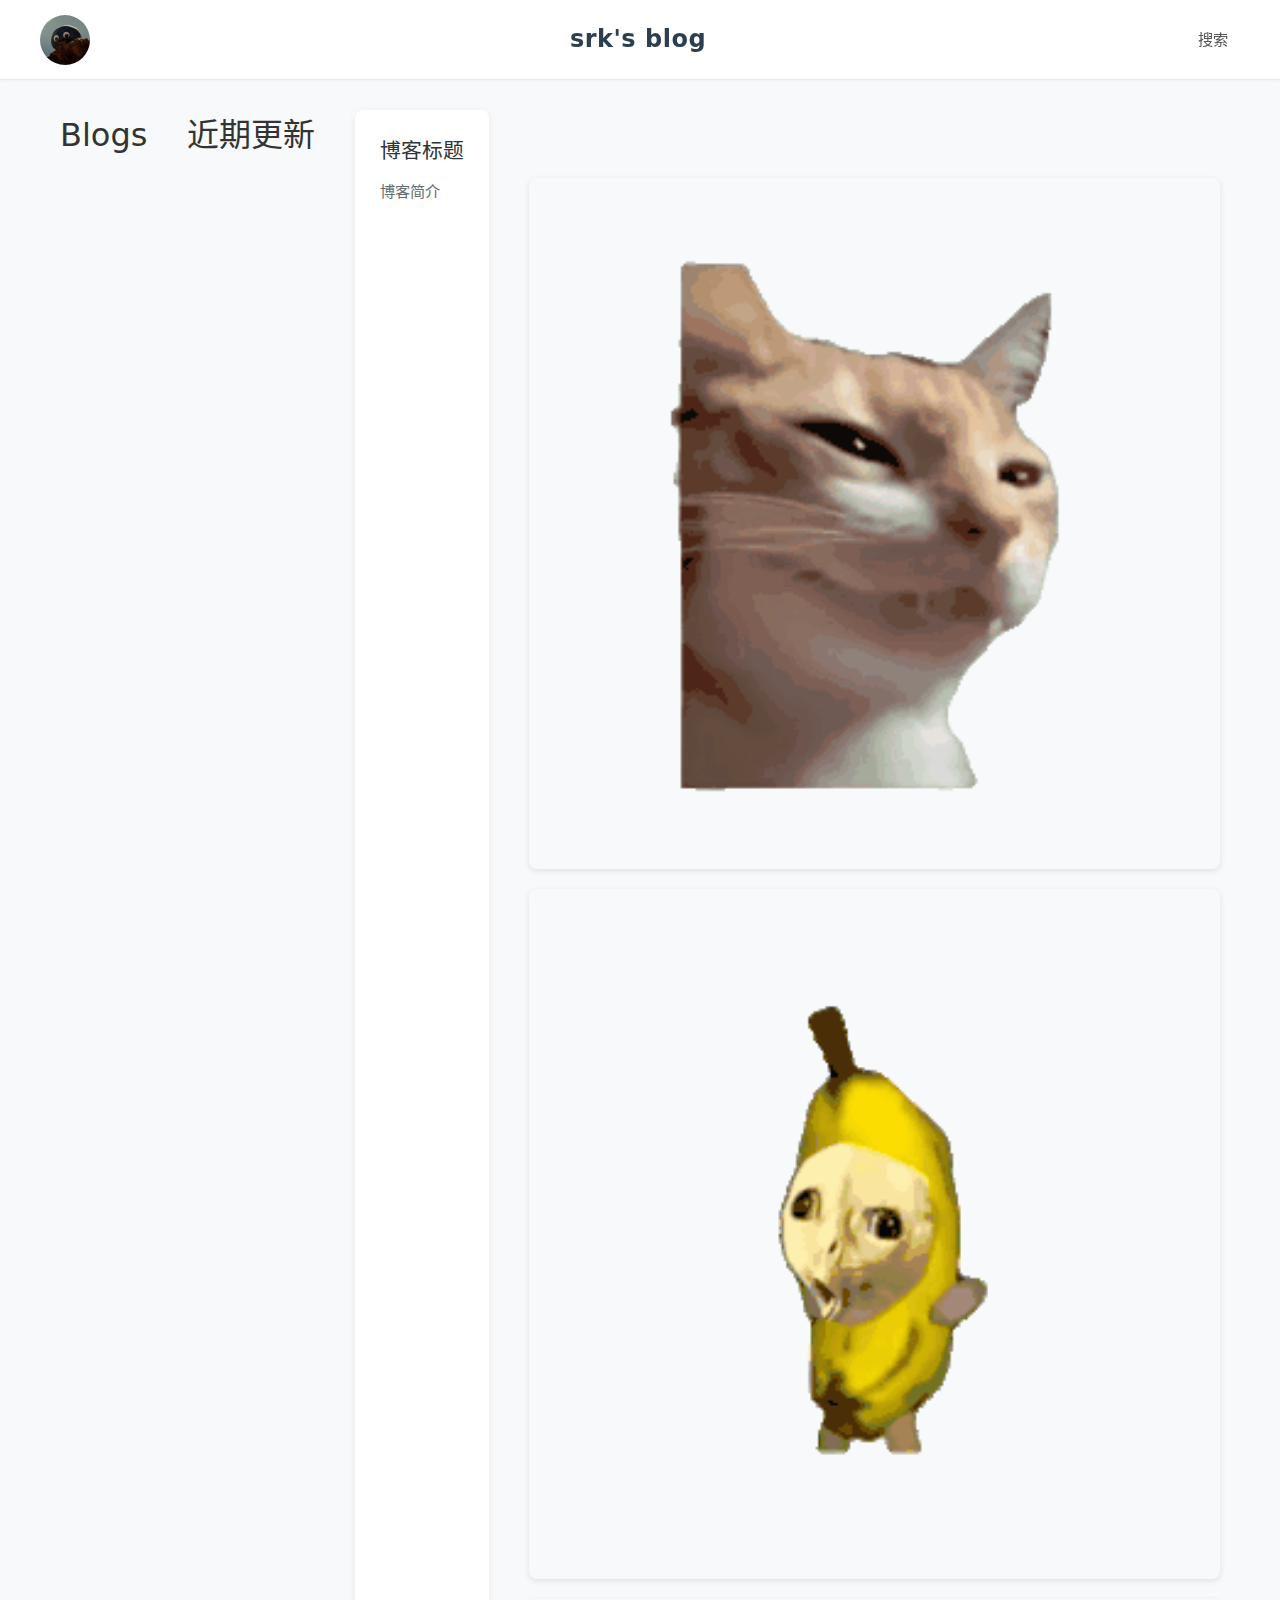
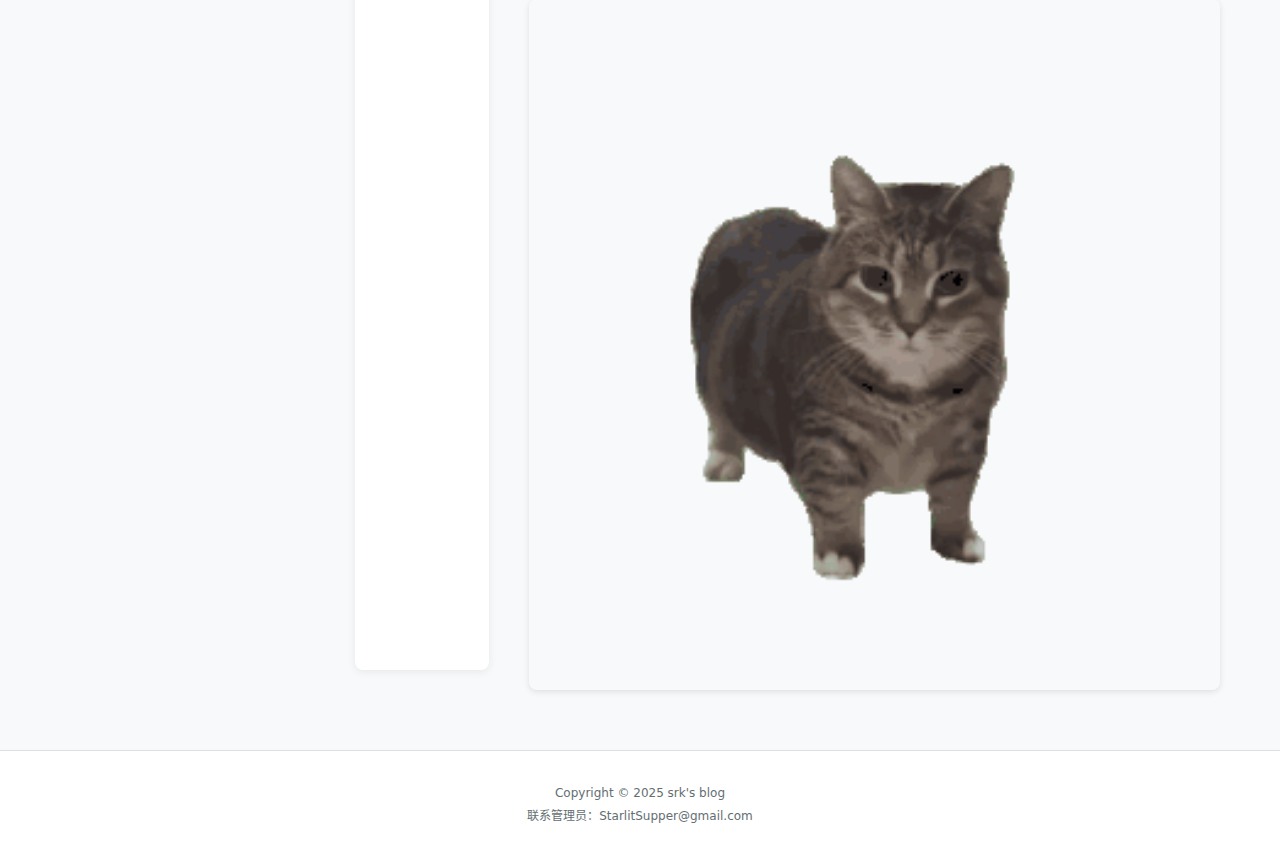
<file: blog/index.html>
<!DOCTYPE html>
<html lang="zh-CN">
<head>
    <meta charset="UTF-8">
    <meta name="viewport" content="width=device-width, initial-scale=1.0">
    <title>不知名博客</title>
    <link rel="icon" href="img/favicon.ico" type="image/x-icon">
    <link rel="stylesheet" href="css/reset.css">
    <link rel="stylesheet" href="css/styles.css">
</head>
<body>
    <header>
        <img src="img/stone.png" alt="srk" width="50">
        <span>srk's blog</span>
        <nav>
            <ul>
                <li><a href="">搜索</a></li>
            </ul>
        </nav>
    </header>
    <main>
        <h1>Blogs</h1>
        <h1>近期更新</h1>
        <article>
            <h2>博客标题</h2>
            <p>博客简介</p>
        </article>
        <aside>
            <img src="img/smile.gif" alt="笑">
            <img src="img/scream.gif" alt="尖叫">
            <img src="img/turning.gif" alt="旋转">
        </aside>
    </main>
    <footer>
        <small>Copyright © 2025 srk's blog</small><br>
        <small>联系管理员：StarlitSupper@gmail.com</small>
    </footer>    
</body>
</html>
</file>
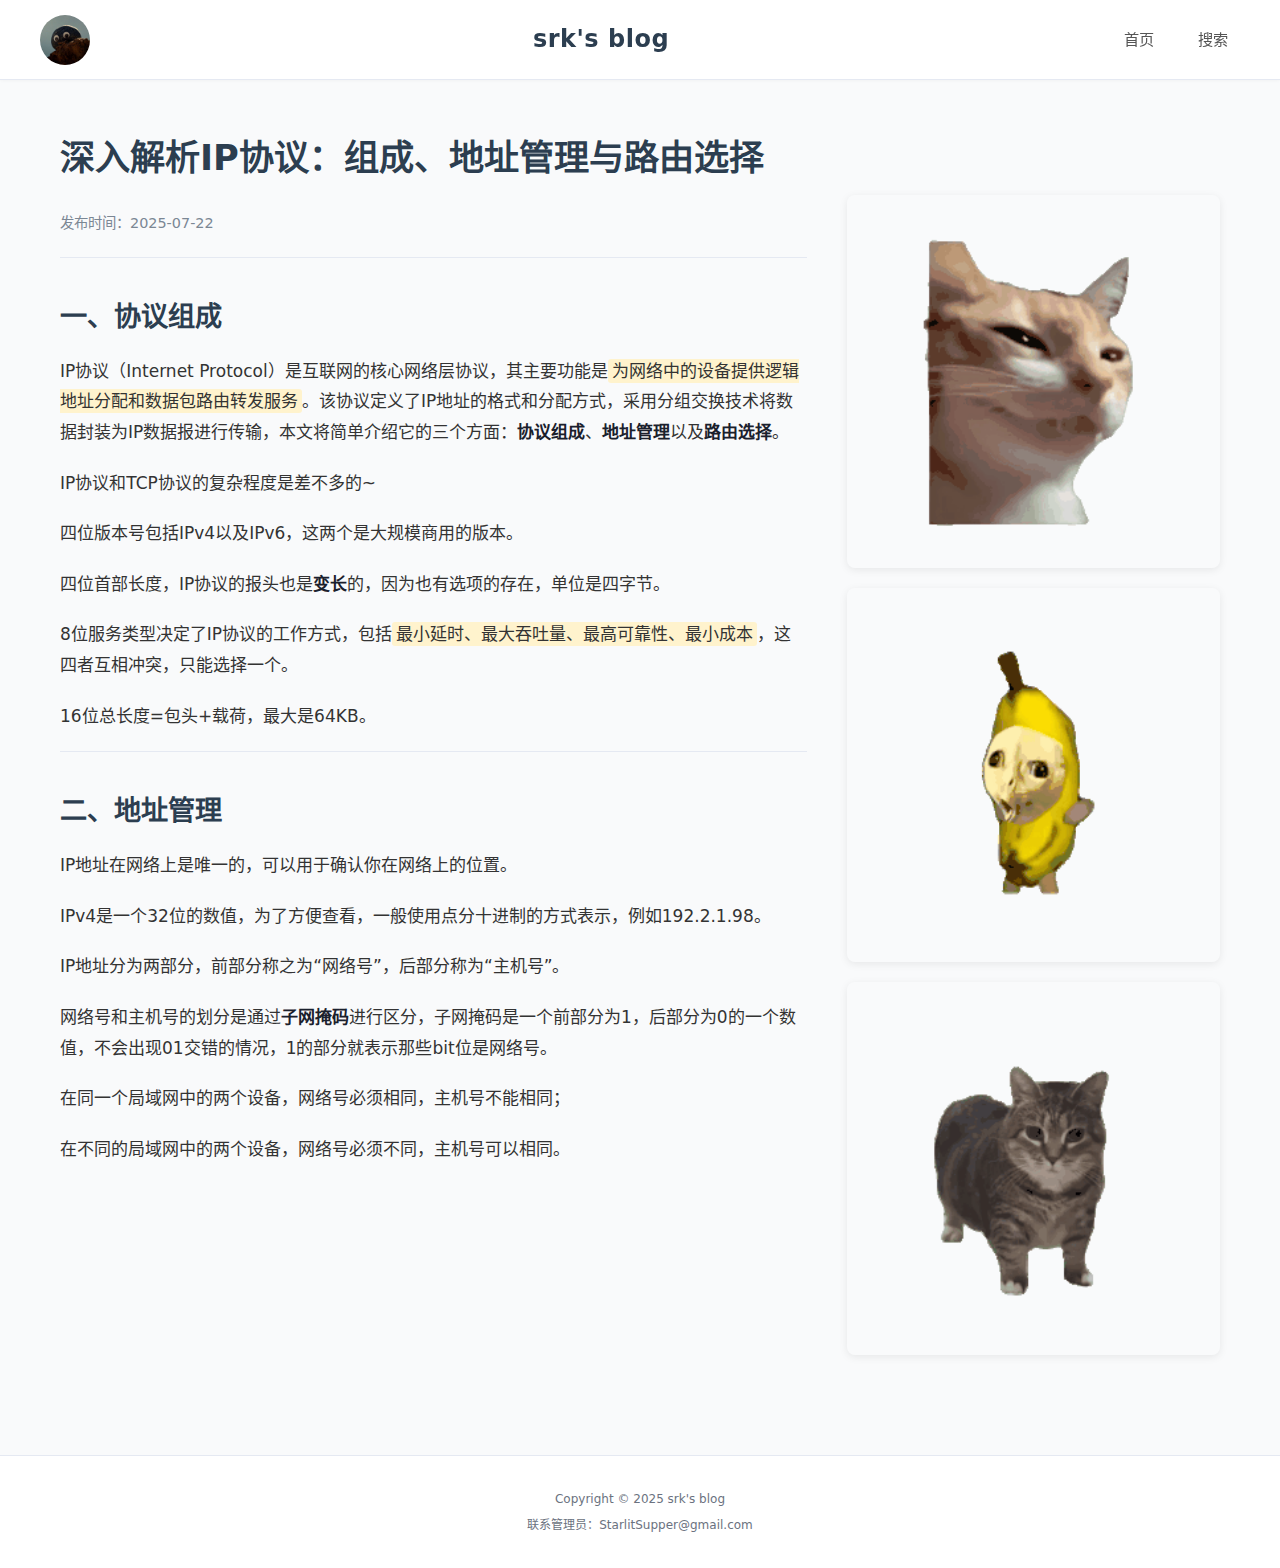
<file: blog/pages/blog1.html>
<!DOCTYPE html>
<html lang="zh-CN">
<head>
    <meta charset="UTF-8">
    <meta name="viewport" content="width=device-width, initial-scale=1.0">
    <title>深入解析IP协议：组成、地址管理与路由选择</title>
    <link rel="icon" href="../img/favicon.ico" type="image/x-icon">
    <link rel="stylesheet" href="../css/reset.css">
    <link rel="stylesheet" href="../css/blog.css">
</head>
<body>
    <header>
        <img src="../img/stone.png" alt="srk" width="50">
        <span>srk's blog</span>
        <nav>
            <ul>
                <li><a href="../index.html">首页</a></li>
                <li><a href="pages/search.html">搜索</a></li>
            </ul>
        </nav>
    </header>

    <main>
        <div class="article-container">
            <h1>深入解析IP协议：组成、地址管理与路由选择</h1>
            <p class="time">发布时间：2025-07-22</p>
            <hr>
            <h2>一、协议组成</h2>
            <p>IP协议（Internet Protocol）是互联网的核心网络层协议，其主要功能是<mark>为网络中的设备提供逻辑地址分配和数据包路由转发服务</mark>。该协议定义了IP地址的格式和分配方式，采用分组交换技术将数据封装为IP数据报进行传输，本文将简单介绍它的三个方面：<strong>协议组成</strong>、<strong>地址管理</strong>以及<strong>路由选择</strong>。</p>
            <p>IP协议和TCP协议的复杂程度是差不多的~</p>
            <p>四位版本号包括IPv4以及IPv6，这两个是大规模商用的版本。</p>
            <p>四位首部长度，IP协议的报头也是<strong>变长</strong>的，因为也有选项的存在，单位是四字节。</p>
            <p>8位服务类型决定了IP协议的工作方式，包括<mark>最小延时、最大吞吐量、最高可靠性、最小成本</mark>，这四者互相冲突，只能选择一个。</p>
            <p>16位总长度=包头+载荷，最大是64KB。</p>
            <hr>
            <h2>二、地址管理</h2>
            <p>IP地址在网络上是唯一的，可以用于确认你在网络上的位置。</p>
            <p>IPv4是一个32位的数值，为了方便查看，一般使用点分十进制的方式表示，例如192.2.1.98。</p>
            <p>IP地址分为两部分，前部分称之为“网络号”，后部分称为“主机号”。</p>
            <p>网络号和主机号的划分是通过<strong>子网掩码</strong>进行区分，子网掩码是一个前部分为1，后部分为0的一个数值，不会出现01交错的情况，1的部分就表示那些bit位是网络号。</p>
            <p> 在同一个局域网中的两个设备，网络号必须相同，主机号不能相同；</p>
            <p>在不同的局域网中的两个设备，网络号必须不同，主机号可以相同。</p>
        </div>

        <aside>
            <img src="../img/smile.gif" alt="笑">
            <img src="../img/scream.gif" alt="尖叫">
            <img src="../img/turning.gif" alt="旋转">
        </aside>
    </main>

    <footer>
        <small>Copyright © 2025 srk's blog</small><br>
        <small>联系管理员：StarlitSupper@gmail.com</small>
    </footer>
</body>
</html>
</file>
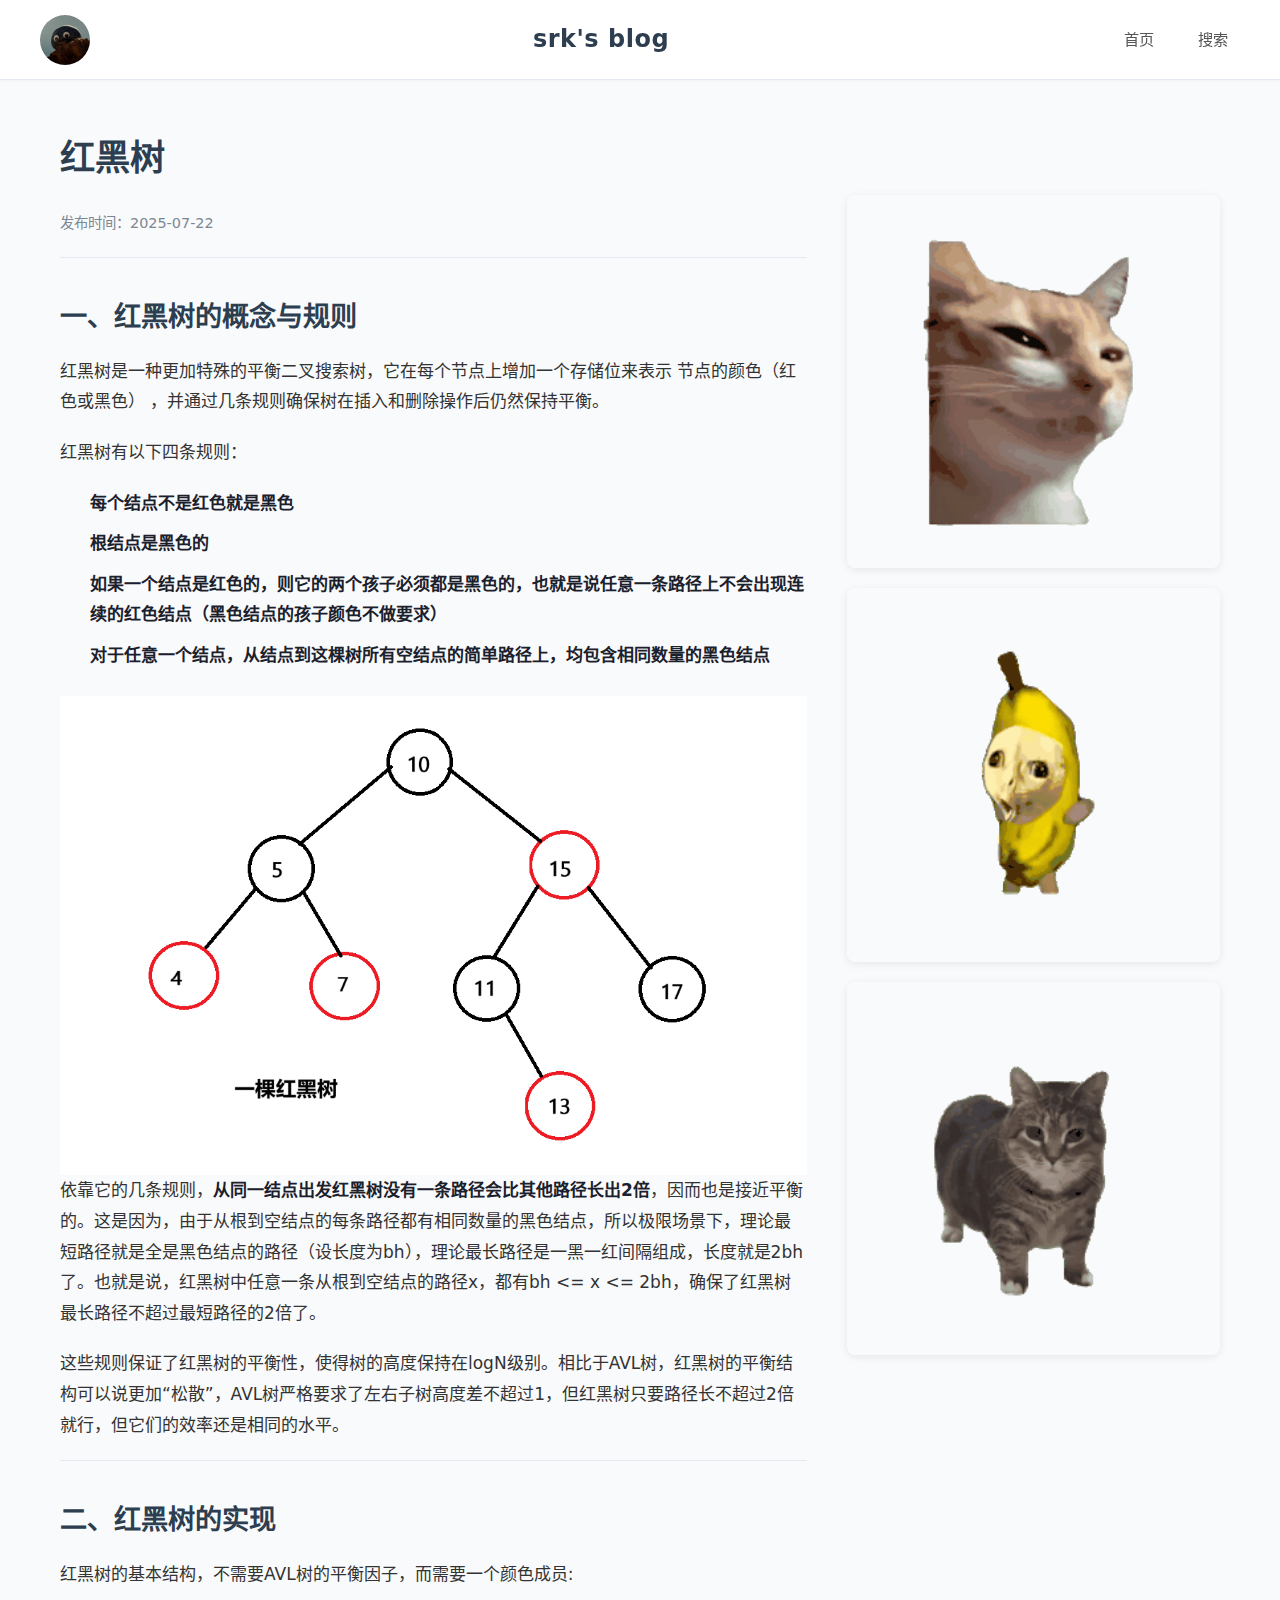
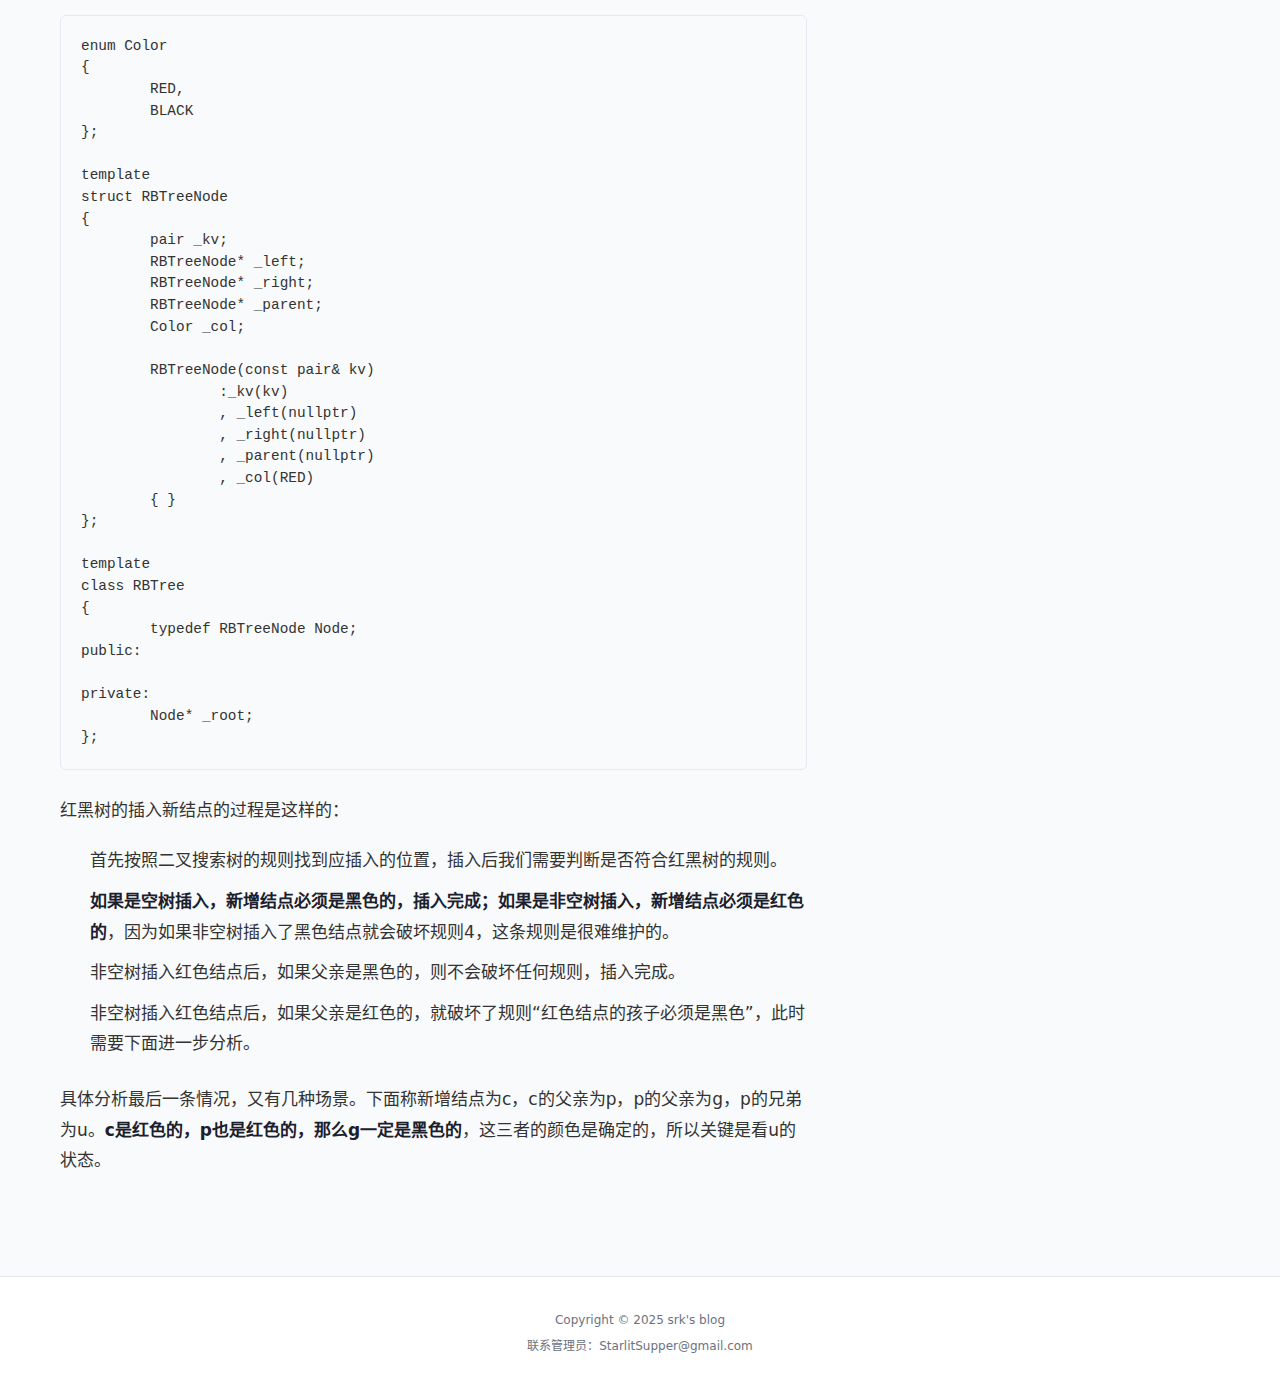
<file: blog/pages/blog2.html>
<!DOCTYPE html>
<html lang="zh-CN">
<head>
    <meta charset="UTF-8">
    <meta name="viewport" content="width=device-width, initial-scale=1.0">
    <title>红黑树</title>
    <link rel="icon" href="../img/favicon.ico" type="image/x-icon">
    <link rel="stylesheet" href="../css/reset.css">
    <link rel="stylesheet" href="../css/blog.css">
</head>
<body>
    <header>
        <img src="../img/stone.png" alt="srk" width="50">
        <span>srk's blog</span>
        <nav>
            <ul>
                <li><a href="../index.html">首页</a></li>
                <li><a href="pages/search.html">搜索</a></li>
            </ul>
        </nav>
    </header>

    <main>
        <div class="article-container">
            <h1>红黑树</h1>
            <p class="time">发布时间：2025-07-22</p>
            <hr>
            <h2>一、红黑树的概念与规则</h2>
            <p>红黑树是一种更加特殊的平衡二叉搜索树，它在每个节点上增加一个存储位来表示 节点的颜色（红色或黑色） ，并通过几条规则确保树在插入和删除操作后仍然保持平衡。</p>
            <p>红黑树有以下四条规则：</p>
            <ol>
            	<li><strong>每个结点不是红色就是黑色</strong></li>
            	<li><strong>根结点是黑色的</strong></li>
            	<li><strong>如果一个结点是红色的，则它的两个孩子必须都是黑色的，也就是说任意一条路径上不会出现连续的红色结点（黑色结点的孩子颜色不做要求）</strong></li>
            	<li><strong>对于任意一个结点，从结点到这棵树所有空结点的简单路径上，均包含相同数量的黑色结点</strong></li>
            </ol>
            <img src="../img/tree.jpeg" alt="一颗红黑树">
            <p>依靠它的几条规则，<strong>从同一结点出发红黑树没有一条路径会比其他路径长出2倍</strong>，因而也是接近平衡的。这是因为，由于从根到空结点的每条路径都有相同数量的黑色结点，所以极限场景下，理论最短路径就是全是黑色结点的路径（设长度为bh），理论最长路径是一黑一红间隔组成，长度就是2bh了。也就是说，红黑树中任意一条从根到空结点的路径x，都有bh <= x <= 2bh，确保了红黑树最长路径不超过最短路径的2倍了。</p>
            <p>这些规则保证了红黑树的平衡性，使得树的高度保持在logN级别。相比于AVL树，红黑树的平衡结构可以说更加“松散”，AVL树严格要求了左右子树高度差不超过1，但红黑树只要路径长不超过2倍就行，但它们的效率还是相同的水平。</p>
            <hr>
            <h2>二、红黑树的实现</h2>
            <p>红黑树的基本结构，不需要AVL树的平衡因子，而需要一个颜色成员:</p>
            <code>
            	<pre>enum Color
{
	RED,
	BLACK
};

template<class K, class V>
struct RBTreeNode
{
	pair<K, V> _kv;
	RBTreeNode<K, V>* _left;
	RBTreeNode<K, V>* _right;
	RBTreeNode<K, V>* _parent;
	Color _col;

	RBTreeNode(const pair<K,V>& kv)
		:_kv(kv)
		, _left(nullptr)
		, _right(nullptr)
		, _parent(nullptr)
		, _col(RED)
	{ }
};

template<class K,class V>
class RBTree
{
	typedef RBTreeNode<K, V> Node;
public:

private:
	Node* _root;
};
</pre>
            </code>
            <p>红黑树的插入新结点的过程是这样的：</p>
            <ol>
            	<li>首先按照二叉搜索树的规则找到应插入的位置，插入后我们需要判断是否符合红黑树的规则。</li>
            	<li><strong>如果是空树插入，新增结点必须是黑色的，插入完成；如果是非空树插入，新增结点必须是红色的</strong>，因为如果非空树插入了黑色结点就会破坏规则4，这条规则是很难维护的。</li>
            	<li>非空树插入红色结点后，如果父亲是黑色的，则不会破坏任何规则，插入完成。</li>
            	<li>非空树插入红色结点后，如果父亲是红色的，就破坏了规则“红色结点的孩子必须是黑色”，此时需要下面进一步分析。</li>
            </ol>
            <p>具体分析最后一条情况，又有几种场景。下面称新增结点为c，c的父亲为p，p的父亲为g，p的兄弟为u。<strong>c是红色的，p也是红色的，那么g一定是黑色的</strong>，这三者的颜色是确定的，所以关键是看u的状态。</p>
        </div>

        <aside>
            <img src="../img/smile.gif" alt="笑">
            <img src="../img/scream.gif" alt="尖叫">
            <img src="../img/turning.gif" alt="旋转">
        </aside>
    </main>

    <footer>
        <small>Copyright © 2025 srk's blog</small><br>
        <small>联系管理员：StarlitSupper@gmail.com</small>
    </footer>
</body>
</html>
</file>
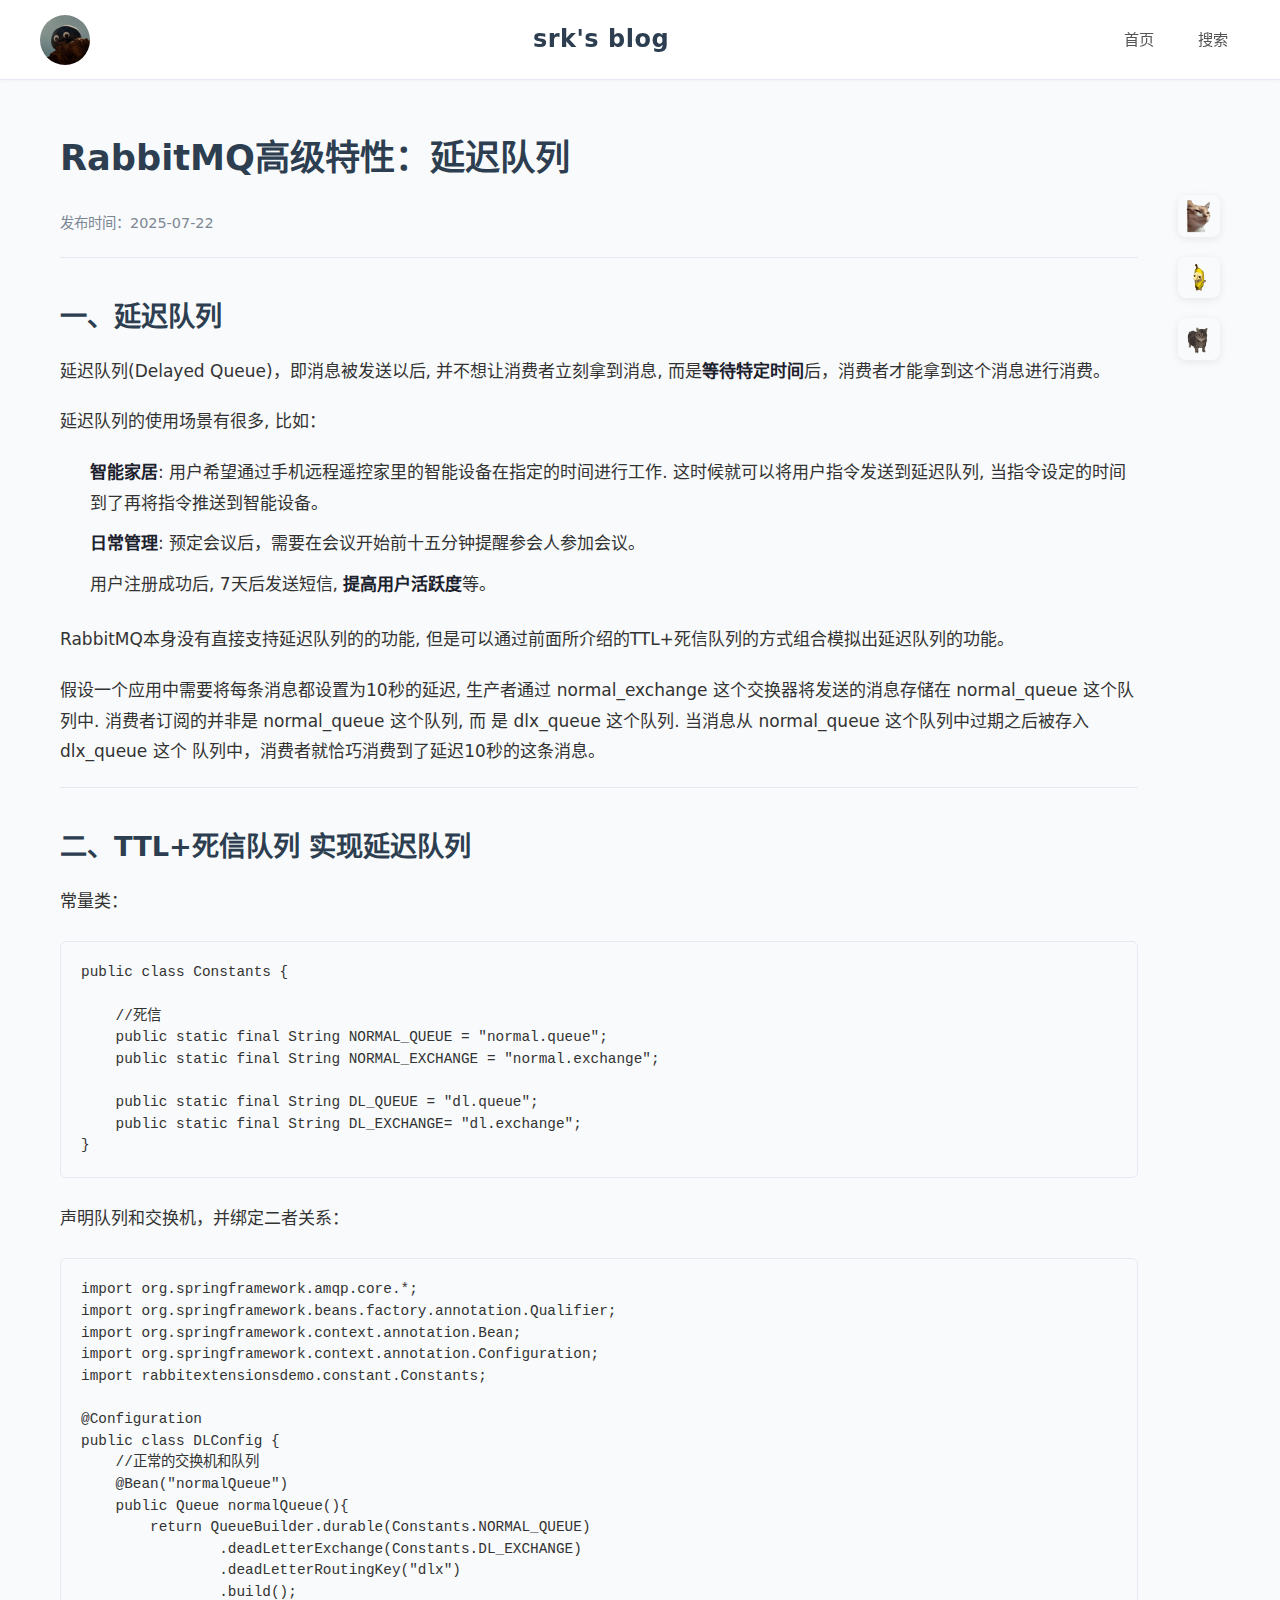
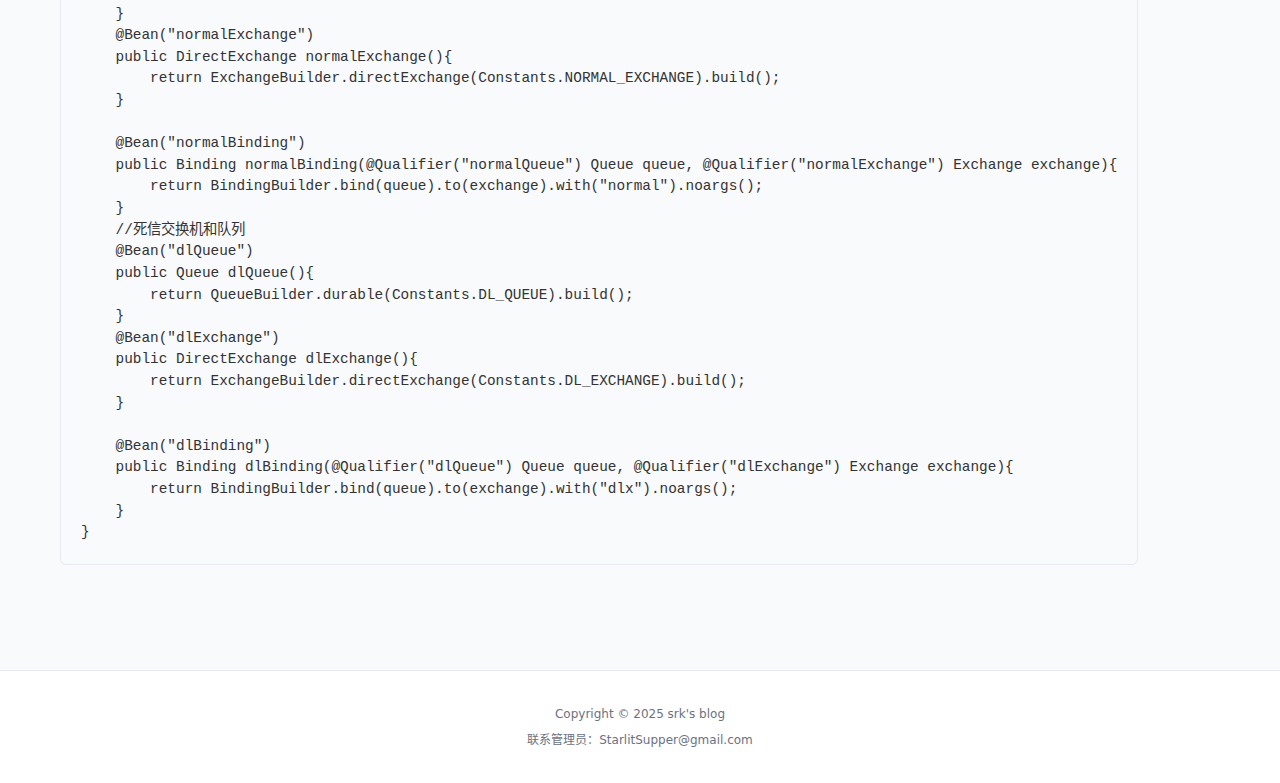
<file: blog/pages/blog3.html>
<!DOCTYPE html>
<html lang="zh-CN">
<head>
    <meta charset="UTF-8">
    <meta name="viewport" content="width=device-width, initial-scale=1.0">
    <title>RabbitMQ高级特性：延迟队列</title>
    <link rel="icon" href="../img/favicon.ico" type="image/x-icon">
    <link rel="stylesheet" href="../css/reset.css">
    <link rel="stylesheet" href="../css/blog.css">
</head>
<body>
    <header>
        <img src="../img/stone.png" alt="srk" width="50">
        <span>srk's blog</span>
        <nav>
            <ul>
                <li><a href="../index.html">首页</a></li>
                <li><a href="pages/search.html">搜索</a></li>
            </ul>
        </nav>
    </header>

    <main>
        <div class="article-container">
            <h1>RabbitMQ高级特性：延迟队列</h1>
            <p class="time">发布时间：2025-07-22</p>
            <hr>
            <h2>一、延迟队列</h2>
            <p>延迟队列(Delayed Queue)，即消息被发送以后, 并不想让消费者⽴刻拿到消息, ⽽是<strong>等待特定时间</strong>后，消费者才能拿到这个消息进⾏消费。</p>
            <p>延迟队列的使⽤场景有很多, ⽐如：</p>
            <ol>
            	<li><strong>智能家居</strong>: ⽤⼾希望通过⼿机远程遥控家⾥的智能设备在指定的时间进⾏⼯作. 这时候就可以将⽤⼾指令发送到延迟队列, 当指令设定的时间到了再将指令推送到智能设备。</li>
            	<li><strong>⽇常管理</strong>: 预定会议后，需要在会议开始前⼗五分钟提醒参会⼈参加会议。</li>
            	<li>⽤⼾注册成功后, 7天后发送短信, <strong>提⾼⽤⼾活跃度</strong>等。</li>
            </ol>
            <p>RabbitMQ本⾝没有直接⽀持延迟队列的的功能, 但是可以通过前⾯所介绍的TTL+死信队列的⽅式组合模拟出延迟队列的功能。</p>
            <p>假设⼀个应⽤中需要将每条消息都设置为10秒的延迟, ⽣产者通过 normal_exchange 这个交换器将发送的消息存储在 normal_queue 这个队列中. 消费者订阅的并⾮是 normal_queue 这个队列, ⽽
是 dlx_queue 这个队列. 当消息从 normal_queue 这个队列中过期之后被存⼊ dlx_queue 这个
队列中，消费者就恰巧消费到了延迟10秒的这条消息。</p>
            <hr>
            <h2>二、TTL+死信队列 实现延迟队列</h2>
            <p>常量类：</p>
            <code>
            <pre>public class Constants {
 
    //死信
    public static final String NORMAL_QUEUE = "normal.queue";
    public static final String NORMAL_EXCHANGE = "normal.exchange";
 
    public static final String DL_QUEUE = "dl.queue";
    public static final String DL_EXCHANGE= "dl.exchange";
}</pre>
            </code>
            <p>声明队列和交换机，并绑定二者关系：</p>
            <code>
            <pre>import org.springframework.amqp.core.*;
import org.springframework.beans.factory.annotation.Qualifier;
import org.springframework.context.annotation.Bean;
import org.springframework.context.annotation.Configuration;
import rabbitextensionsdemo.constant.Constants;
 
@Configuration
public class DLConfig {
    //正常的交换机和队列
    @Bean("normalQueue")
    public Queue normalQueue(){
        return QueueBuilder.durable(Constants.NORMAL_QUEUE)
                .deadLetterExchange(Constants.DL_EXCHANGE)
                .deadLetterRoutingKey("dlx")
                .build();
    }
    @Bean("normalExchange")
    public DirectExchange normalExchange(){
        return ExchangeBuilder.directExchange(Constants.NORMAL_EXCHANGE).build();
    }
 
    @Bean("normalBinding")
    public Binding normalBinding(@Qualifier("normalQueue") Queue queue, @Qualifier("normalExchange") Exchange exchange){
        return BindingBuilder.bind(queue).to(exchange).with("normal").noargs();
    }
    //死信交换机和队列
    @Bean("dlQueue")
    public Queue dlQueue(){
        return QueueBuilder.durable(Constants.DL_QUEUE).build();
    }
    @Bean("dlExchange")
    public DirectExchange dlExchange(){
        return ExchangeBuilder.directExchange(Constants.DL_EXCHANGE).build();
    }
 
    @Bean("dlBinding")
    public Binding dlBinding(@Qualifier("dlQueue") Queue queue, @Qualifier("dlExchange") Exchange exchange){
        return BindingBuilder.bind(queue).to(exchange).with("dlx").noargs();
    }
}</pre>
            </code>
        </div>

        <aside>
            <img src="../img/smile.gif" alt="笑">
            <img src="../img/scream.gif" alt="尖叫">
            <img src="../img/turning.gif" alt="旋转">
        </aside>
    </main>

    <footer>
        <small>Copyright © 2025 srk's blog</small><br>
        <small>联系管理员：StarlitSupper@gmail.com</small>
    </footer>
</body>
</html>
</file>
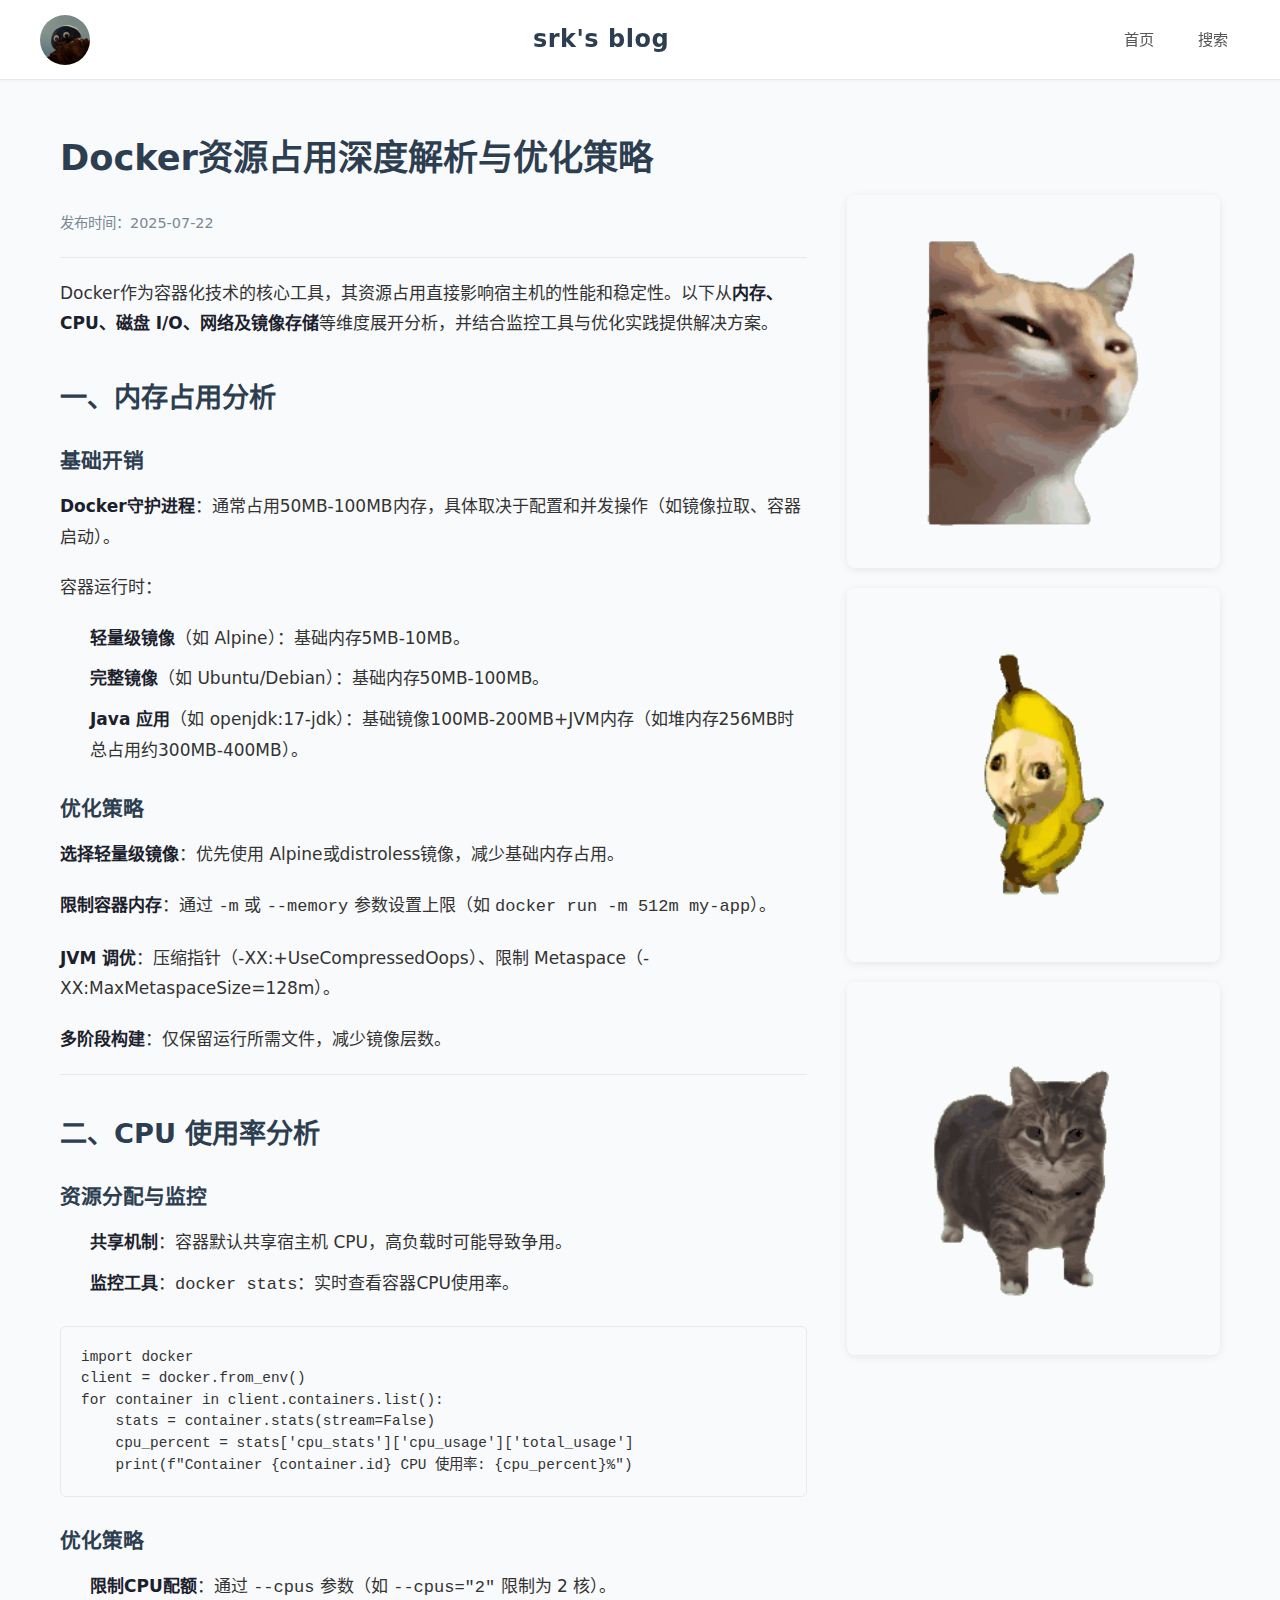
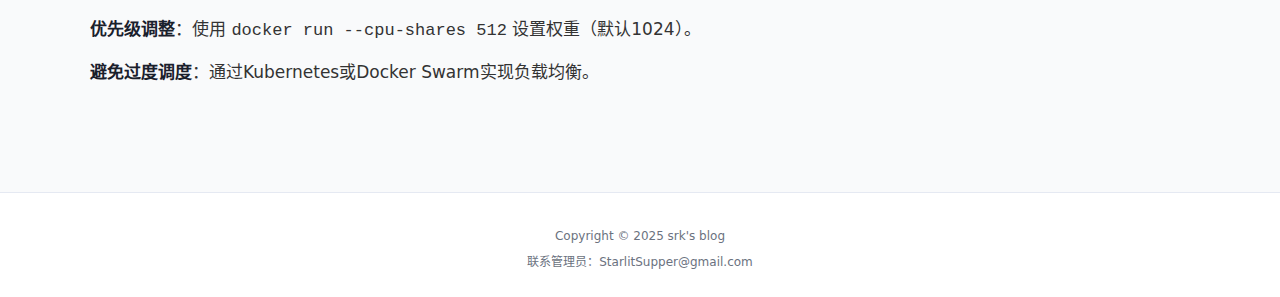
<file: blog/pages/blog4.html>
<!DOCTYPE html>
<html lang="zh-CN">
<head>
    <meta charset="UTF-8">
    <meta name="viewport" content="width=device-width, initial-scale=1.0">
    <title>Docker资源占用深度解析与优化策略</title>
    <link rel="icon" href="../img/favicon.ico" type="image/x-icon">
    <link rel="stylesheet" href="../css/reset.css">
    <link rel="stylesheet" href="../css/blog.css">
</head>
<body>
    <header>
        <img src="../img/stone.png" alt="srk" width="50">
        <span>srk's blog</span>
        <nav>
            <ul>
                <li><a href="../index.html">首页</a></li>
                <li><a href="pages/search.html">搜索</a></li>
            </ul>
        </nav>
    </header>

    <main>
        <div class="article-container">
            <h1>Docker资源占用深度解析与优化策略</h1>
            <p class="time">发布时间：2025-07-22</p>
            <hr>
            <p>Docker作为容器化技术的核心工具，其资源占用直接影响宿主机的性能和稳定性。以下从<strong>内存、CPU、磁盘 I/O、网络及镜像存储</strong>等维度展开分析，并结合监控工具与优化实践提供解决方案。</p>
            <h2>一、内存占用分析</h2>
            <h3>基础开销</h3>
            <p><strong>Docker守护进程</strong>：通常占用50MB-100MB内存，具体取决于配置和并发操作（如镜像拉取、容器启动）。</p>
            <p>容器运行时：</p>
            <ul>
            	<li><strong>轻量级镜像</strong>（如 Alpine）：基础内存5MB-10MB。</li>
            	<li><strong>完整镜像</strong>（如 Ubuntu/Debian）：基础内存50MB-100MB。</li>
            	<li><strong>Java 应用</strong>（如 openjdk:17-jdk）：基础镜像100MB-200MB+JVM内存（如堆内存256MB时总占用约300MB-400MB）。</li>
            </ul>
            <h3>优化策略</h3>
            <p><strong>选择轻量级镜像</strong>：优先使用 Alpine或distroless镜像，减少基础内存占用。</p>
            <p><strong>限制容器内存</strong>：通过 <code>-m</code> 或 <code>--memory</code> 参数设置上限（如 <code>docker run -m 512m my-app</code>）。</p>
            <p><strong>JVM 调优</strong>：压缩指针（-XX:+UseCompressedOops）、限制 Metaspace（-XX:MaxMetaspaceSize=128m）。</p>
            <p><strong>多阶段构建</strong>：仅保留运行所需文件，减少镜像层数。</p>
            <hr>
            <h2>二、CPU 使用率分析</h2>
            <h3>资源分配与监控</h3>
            <ul>
            	<li><strong>共享机制</strong>：容器默认共享宿主机 CPU，高负载时可能导致争用。</li>
            	<li><strong>监控工具</strong>：<code>docker stats</code>：实时查看容器CPU使用率。</li>
            </ul>
            <code>
            <pre>import docker
client = docker.from_env()
for container in client.containers.list():
    stats = container.stats(stream=False)
    cpu_percent = stats['cpu_stats']['cpu_usage']['total_usage']
    print(f"Container {container.id} CPU 使用率: {cpu_percent}%")
</pre>
            </code>
            <h3>优化策略</h3>
            <ul>
            	<li><strong>限制CPU配额</strong>：通过 <code>--cpus</code> 参数（如 <code>--cpus="2"</code> 限制为 2 核）。</li>
            	<li><strong>优先级调整</strong>：使用 <code>docker run --cpu-shares 512</code> 设置权重（默认1024）。</li>
            	<li><strong>避免过度调度</strong>：通过Kubernetes或Docker Swarm实现负载均衡。</li>
            </ul>
        </div>

        <aside>
            <img src="../img/smile.gif" alt="笑">
            <img src="../img/scream.gif" alt="尖叫">
            <img src="../img/turning.gif" alt="旋转">
        </aside>
    </main>

    <footer>
        <small>Copyright © 2025 srk's blog</small><br>
        <small>联系管理员：StarlitSupper@gmail.com</small>
    </footer>
</body>
</html>
</file>
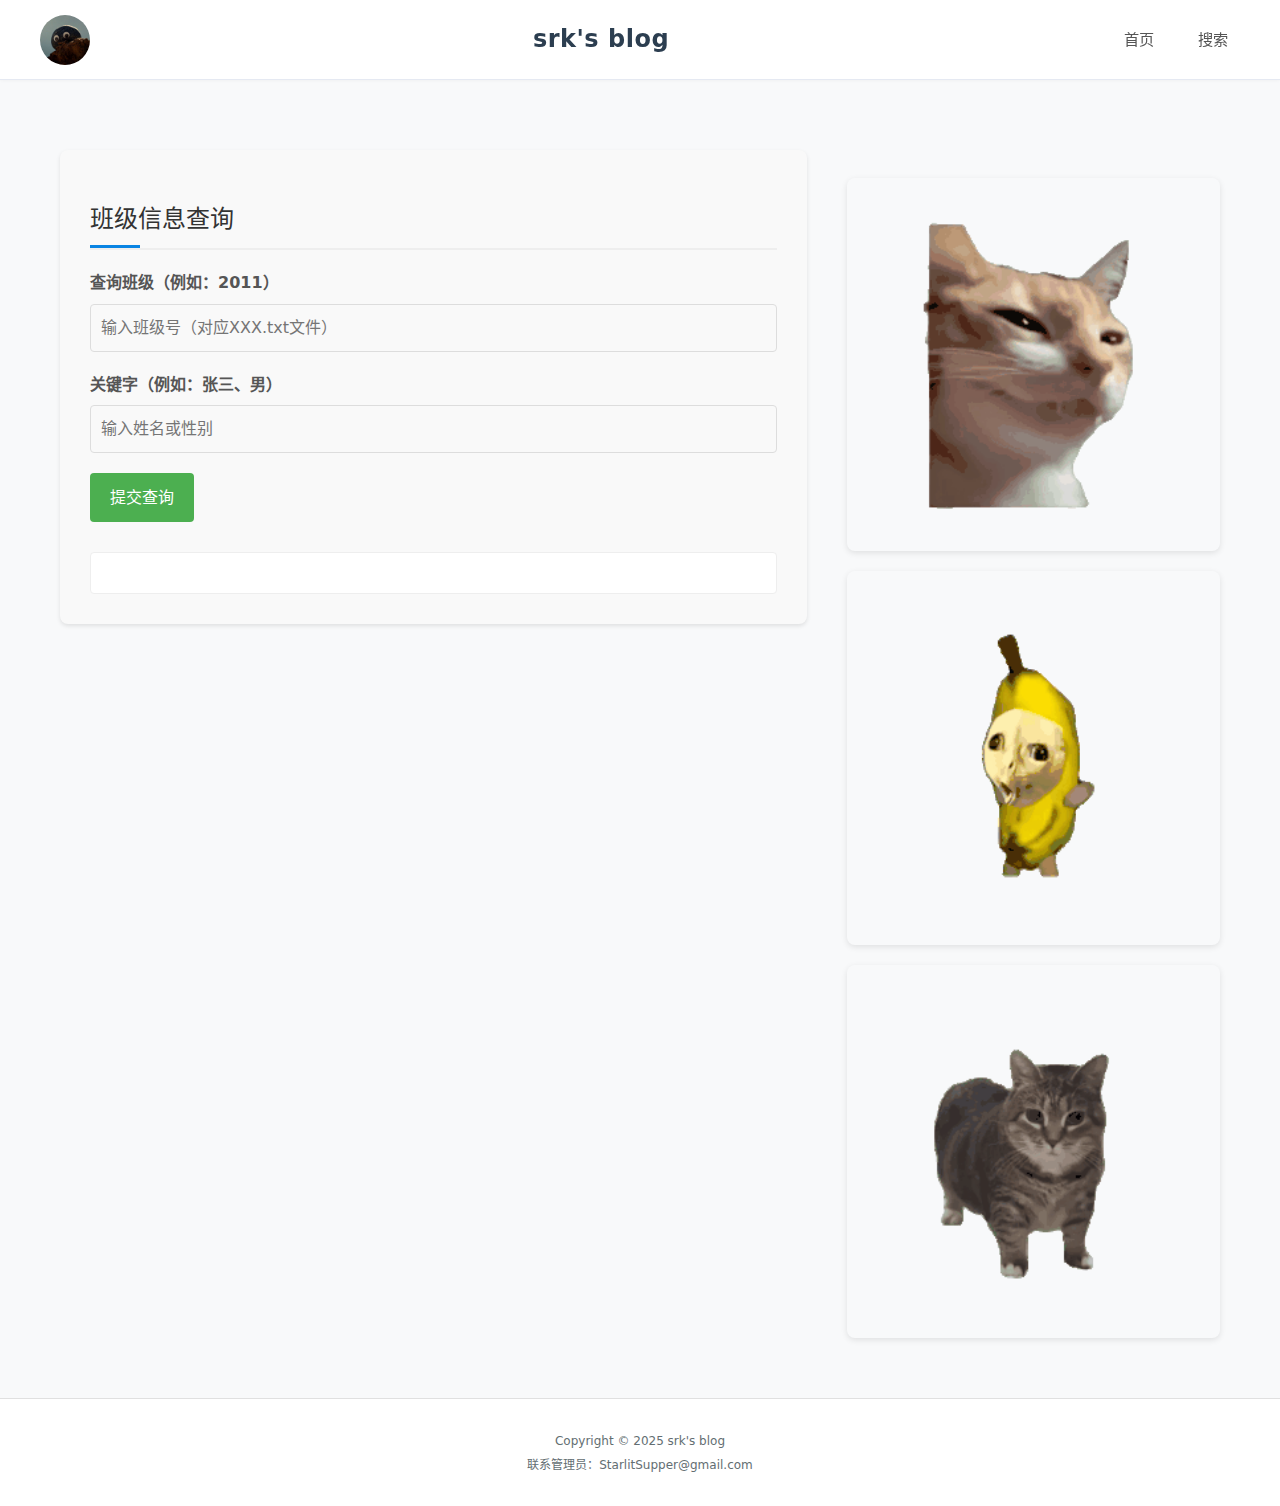
<file: blog/pages/search.html>
<!DOCTYPE html>
<html lang="zh-CN">
<head>
    <meta charset="UTF-8">
    <meta name="viewport" content="width=device-width, initial-scale=1.0">
    <title>搜索 - srk's blog</title>
    <link rel="icon" href="../img/favicon.ico" type="image/x-icon">
    <link rel="stylesheet" href="../css/reset.css">
    <link rel="stylesheet" href="../css/styles.css">
    <link rel="stylesheet" href="../css/search.css">
    <script src="../js/search.js" defer></script>
</head>
<body>
    <header>
        <img src="../img/stone.png" alt="srk" width="50">
        <span>srk's blog</span>
        <nav>
            <ul>
                <li><a href="../index.html">首页</a></li>
                <li><a href="search.html" class="active">搜索</a></li>
            </ul>
        </nav>
    </header>

    <main>
        <div class="article-container"> 
            <div class="search-container">
                <h1>班级信息查询</h1>
                <form method="post" action="" id="searchform" onsubmit="return false;">
                    <div class="form-group">
                        <label for="key1">查询班级（例如：2011）</label>
                        <input type="text" id="key1" name="key1" placeholder="输入班级号（对应XXX.txt文件）" required>
                    </div>
                    <div class="form-group">
                        <label for="key2">关键字（例如：张三、男）</label>
                        <input type="text" id="key2" name="key2" placeholder="输入姓名或性别" required>
                    </div>
                    <button type="submit" class="submit-btn">提交查询</button>
                </form>

                <!-- 结果展示区域 -->
                <div class="result-area" id="result"></div>
            </div>
        </div>

        <!-- 侧边栏（复用首页图片路径） -->
        <aside>
            <img src="../img/smile.gif" alt="笑" style="width:100%">
            <img src="../img/scream.gif" alt="尖叫" style="width:100%">
            <img src="../img/turning.gif" alt="旋转" style="width:100%">
        </aside>
    </main>

    <footer>
        <small>Copyright © 2025 srk's blog</small><br>
        <small>联系管理员：StarlitSupper@gmail.com</small>
    </footer>    
</body>
</html>
</file>
<file: blog/css/styles.css>
/* 基础样式重置 */
* {
    margin: 0;
    padding: 0;
    box-sizing: border-box;
}

/* 全局样式 */
body {
    font-family: 'Segoe UI', system-ui, -apple-system, sans-serif;
    line-height: 1.6;
    color: #333;
    background-color: #f8f9fa;
}

header {
    height: 80px;
    display: flex;
    align-items: center;
    justify-content: space-between;
    padding: 0 40px;
    background-color: white;
    border-bottom: 1px solid #e5e9f2;
    box-shadow: 0 1px 3px rgba(0,0,0,0.03);
    position: sticky;
    top: 0;
    z-index: 100;
}

header img {
    width: 50px;
    height: 50px;
    border-radius: 50%;
}

header span {
    font-size: 1.5rem;
    font-weight: 600;
    color: #2c3e50;
    letter-spacing: 0.5px;
}

nav ul {
    list-style: none;
    display: flex;
    gap: 20px;
}

nav a {
    text-decoration: none;
    color: #555;
    font-size: 0.95rem;
    padding: 6px 12px;
    border-radius: 4px;
    transition: all 0.2s ease;
}

nav a:hover {
    color: #2c3e50;
    background-color: #f0f4f8;
}

main {
    max-width: 1200px;
    margin: 30px auto;
    padding: 0 20px;
    display: flex;
    gap: 40px; 
}

.article-container {
    flex: 2;
}

.article-container h1 {
    margin: 20px 0 30px;
    color: #2d3436;
    font-size: 1.8rem;
    position: relative;
    padding-bottom: 10px;
}

.article-container h1::after {
    content: '';
    position: absolute;
    left: 0;
    bottom: 0;
    width: 50px;
    height: 3px;
    background-color: #0984e3;
}

article {
    background-color: white;
    padding: 25px;
    border-radius: 8px;
    margin-bottom: 20px;
    box-shadow: 0 2px 8px rgba(0,0,0,0.07);
    transition: transform 0.3s ease;
}

article:hover {
    transform: translateY(-3px);
    box-shadow: 0 4px 12px rgba(0,0,0,0.1);
}

article h2 {
    color: #2d3436;
    margin-bottom: 12px;
    font-size: 1.3rem;
}

article p {
    color: #636e72;
    font-size: 0.95rem;
}

/* 侧边栏（右侧） */
aside {
    flex: 1; /* 占1/3宽度 */
    margin-top: 68px; /* 与左侧标题对齐 */
    display: flex;
    flex-direction: column;
    gap: 20px;
}

aside img {
    width: 100%; /* 适应侧边栏宽度 */
    height: auto; /* 保持比例 */
    border-radius: 8px;
    box-shadow: 0 2px 6px rgba(0,0,0,0.1);
}

/* 页脚样式 */
footer {
    text-align: center;
    padding: 30px 0;
    margin-top: 60px;
    border-top: 1px solid #e0e0e0;
    background-color: white;
    color: #636e72;
    font-size: 0.9rem;
}

footer small {
    line-height: 1.8;
}

/* 响应式适配（小屏设备） */
@media (max-width: 768px) {
    main {
        flex-direction: column; /* 小屏垂直排列 */
        gap: 20px;
    }
    
    aside {
        margin-top: 20px; /* 取消顶部间距 */
        order: 2; /* 侧边栏在下方 */
    }
    
    header {
        padding: 0 20px;
    }
    
    .article-container h1 {
        font-size: 1.5rem;
    }
}
</file>
<file: blog/css/blog.css>
/* ============== 基础样式 ============== */
* {
    margin: 0;
    padding: 0;
    box-sizing: border-box;
    scroll-behavior: smooth;
}

body {
    font-family: 'Segoe UI', system-ui, -apple-system, sans-serif;
    font-size: 17px;
    line-height: 1.8;
    color: #333;
    background-color: #f9fafb;
    -webkit-font-smoothing: antialiased;
    overflow-x: hidden;
}

a {
    color: #165DFF;
    text-decoration: none;
    transition: all 0.2s;
}

a:hover {
    color: #0040C9;
    text-decoration: underline;
}

.container {
    max-width: 1200px;
    margin: 0 auto;
    padding: 0 20px;
}

/* ============== 页眉 ============== */
header {
    height: 80px;
    display: flex;
    align-items: center;
    justify-content: space-between;
    padding: 0 40px;
    background-color: white;
    border-bottom: 1px solid #e5e9f2;
    box-shadow: 0 1px 3px rgba(0,0,0,0.03);
    position: sticky;
    top: 0;
    z-index: 100;
}

header img {
    width: 50px;
    height: 50px;
    border-radius: 50%;
}

header span {
    font-size: 1.5rem;
    font-weight: 600;
    color: #2c3e50;
    letter-spacing: 0.5px;
}

nav ul {
    list-style: none;
    display: flex;
    gap: 20px;
}

nav a {
    text-decoration: none;
    color: #555;
    font-size: 0.95rem;
    padding: 6px 12px;
    border-radius: 4px;
    transition: all 0.2s ease;
}

nav a:hover {
    color: #2c3e50;
    background-color: #f0f4f8;
}

/* ============== 主内容区 ============== */
main {
    max-width: 1200px;
    margin: 40px auto;
    padding: 0 20px;
    display: flex;
    gap: 40px;
}

/* 文章区（左侧） */
.article-container {
    flex: 2;
}

/* 文章标题 */
.article-container h1 {
    font-size: 2.2rem;
    color: #2c3e50;
    margin: 15px 0 30px;
    font-weight: 700;
    line-height: 1.3;
}

/* 文章元信息（时间等） */
.time {
    color: #7b8794;
    font-size: 0.9rem;
    margin-bottom: 15px;
    display: block;
}

/* 分隔线 */
hr {
    border: 0;
    border-top: 1px solid #e5e9f2;
    margin: 20px 0;
}

/* 文章内容区 */
.article-container h2 {
    font-size: 1.7rem;
    color: #2c3e50;
    margin: 40px 0 20px;
    font-weight: 600;
    line-height: 1.4;
}

.article-container h3 {
    font-size: 1.3rem;
    color: #2c3e50;
    margin: 30px 0 15px;
    font-weight: 600;
    line-height: 1.4;
}

.article-container p {
    margin-bottom: 20px;
    line-height: 1.8;
}

/* 强调内容 */
.article-container strong {
    font-weight: 600;
    color: #1a202c;
}

/* 标记内容 */
.article-container mark {
    background-color: #fff3cd;
    color: #333;
    padding: 2px 4px;
    border-radius: 3px;
}

/* 列表样式 */
.article-container ul, .article-container ol {
    margin: 15px 0 25px 30px;
}

.article-container li {
    margin-bottom: 10px;
}

/* 代码块样式 */
.article-container pre {
    background-color: #f8fafc;
    border: 1px solid #e5e9f2;
    border-radius: 6px;
    padding: 20px;
    margin: 25px 0;
    overflow-x: auto;
    font-family: 'Fira Code', monospace;
    font-size: 0.9rem;
    line-height: 1.5;
}

/* 侧边栏（右侧） */
aside {
    flex: 1;
    margin-top: 75px; /* 与文章标题对齐 */
}

aside img {
    width: 100%;
    height: auto;
    border-radius: 8px;
    margin-bottom: 20px;
    box-shadow: 0 2px 8px rgba(0,0,0,0.08);
    transition: transform 0.3s ease;
}

aside img:hover {
    transform: translateY(-3px);
}

/* ============== 页脚 ============== */
footer {
    text-align: center;
    padding: 30px 0;
    margin-top: 80px;
    border-top: 1px solid #e5e9f2;
    background-color: white;
    color: #6b7280;
    font-size: 0.9rem;
}

footer small {
    line-height: 1.8;
}

/* ============== 响应式布局 ============== */
@media (max-width: 768px) {
    main {
        flex-direction: column;
    }
    
    aside {
        margin-top: 30px;
    }
    
    header {
        padding: 0 20px;
        height: auto;
        flex-direction: column;
        padding: 15px 0;
    }
    
    nav ul {
        margin-top: 10px;
    }
    
    .article-container h1 {
        font-size: 1.8rem;
    }
    
    .article-container h2 {
        font-size: 1.5rem;
    }
    
    .article-container h3 {
        font-size: 1.2rem;
    }
}
</file>
<file: blog/css/search.css>
.search-container {
            max-width: 800px;
            margin: 40px auto;
            padding: 30px;
            background-color: #f9f9f9;
            border-radius: 8px;
            box-shadow: 0 2px 4px rgba(0,0,0,0.1);
        }
        .search-container h1 {
            color: #333;
            margin-bottom: 20px;
            font-size: 24px;
            border-bottom: 2px solid #eee;
            padding-bottom: 10px;
        }
        .form-group {
            margin-bottom: 20px;
        }
        .form-group label {
            display: block;
            margin-bottom: 8px;
            font-weight: bold;
            color: #555;
        }
        .form-group input {
            width: 100%;
            padding: 10px;
            border: 1px solid #ddd;
            border-radius: 4px;
            font-size: 16px;
        }
        .submit-btn {
            background-color: #4CAF50;
            color: white;
            border: none;
            padding: 12px 20px;
            font-size: 16px;
            border-radius: 4px;
            cursor: pointer;
        }
        .submit-btn:hover {
            background-color: #45a049;
        }
        .result-area {
            margin-top: 30px;
            padding: 20px;
            background-color: #fff;
            border-radius: 4px;
            border: 1px solid #eee;
        }
        /* 结果表格样式 */
        .result-table table {
            width: 100%;
            border-collapse: collapse;
            margin-top: 10px;
        }
        .result-table th, .result-table td {
            padding: 10px;
            border: 1px solid #ddd;
            text-align: left;
        }
        .result-table th {
            background-color: #f5f5f5;
            font-weight: bold;
        }
        .result-table tr:hover {
            background-color: #f9f9f9;
        }
        .error {
            text-align: center;
            padding: 20px;
            color: #dc3545;
        }
</file>
